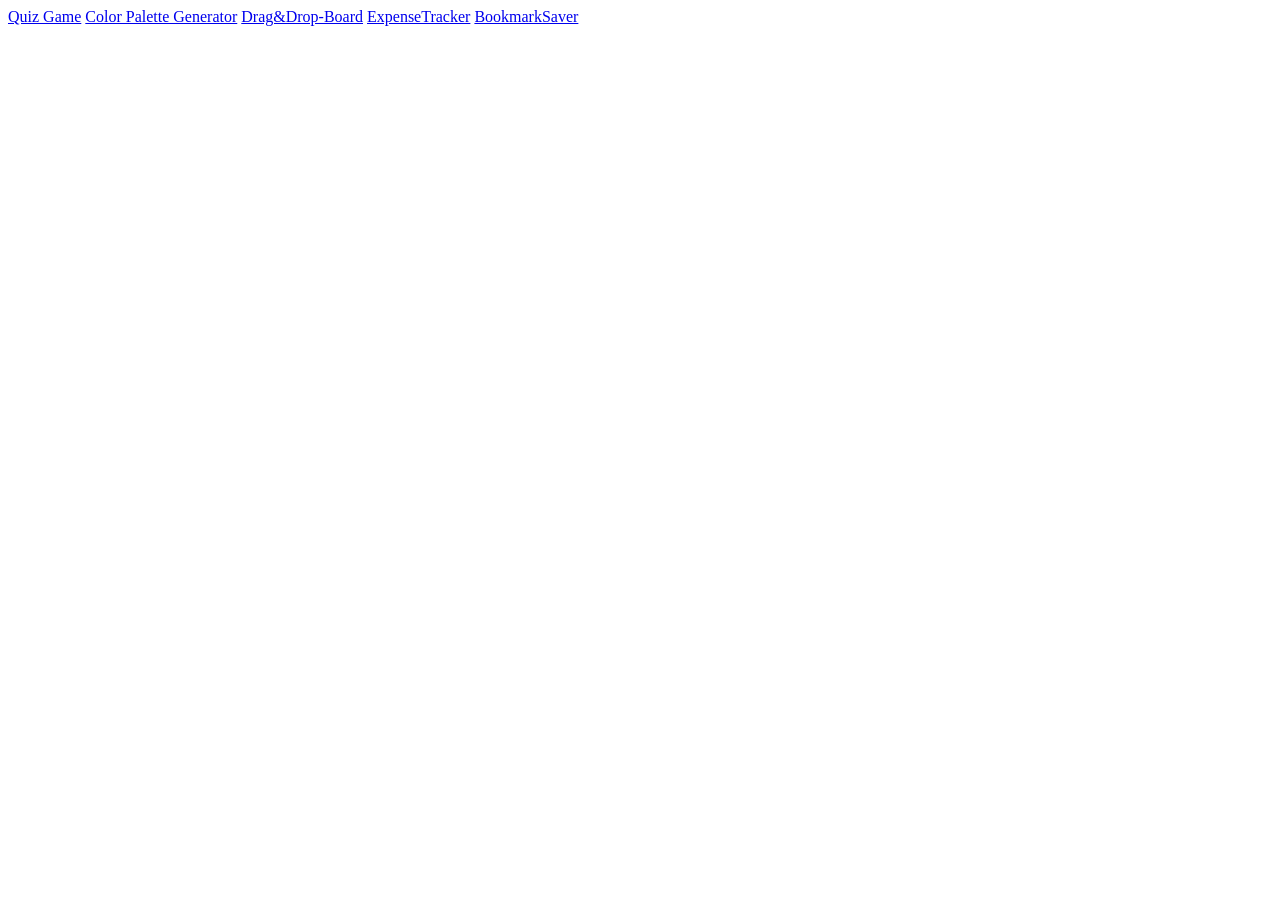
<file: index.html>
<!DOCTYPE html>
<html lang="en">
<head>
    <meta charset="UTF-8">
    <meta name="viewport" content="width=device-width, initial-scale=1.0">
    <title>Home Page</title>
</head>
<body>
    <a href="./Project1-QuizGame/index.html">Quiz Game</a>
    <a href="./Project2-ColorPaletteGenerator/">Color Palette Generator</a>
    <a href="./Project3-Drag&Drop-Board/">Drag&Drop-Board</a>
    <a href="./Project4-ExpenseTracker/">ExpenseTracker</a>
    <a href="./Project5-BookmarkSaver/">BookmarkSaver</a>
</body>
</html>
</file>
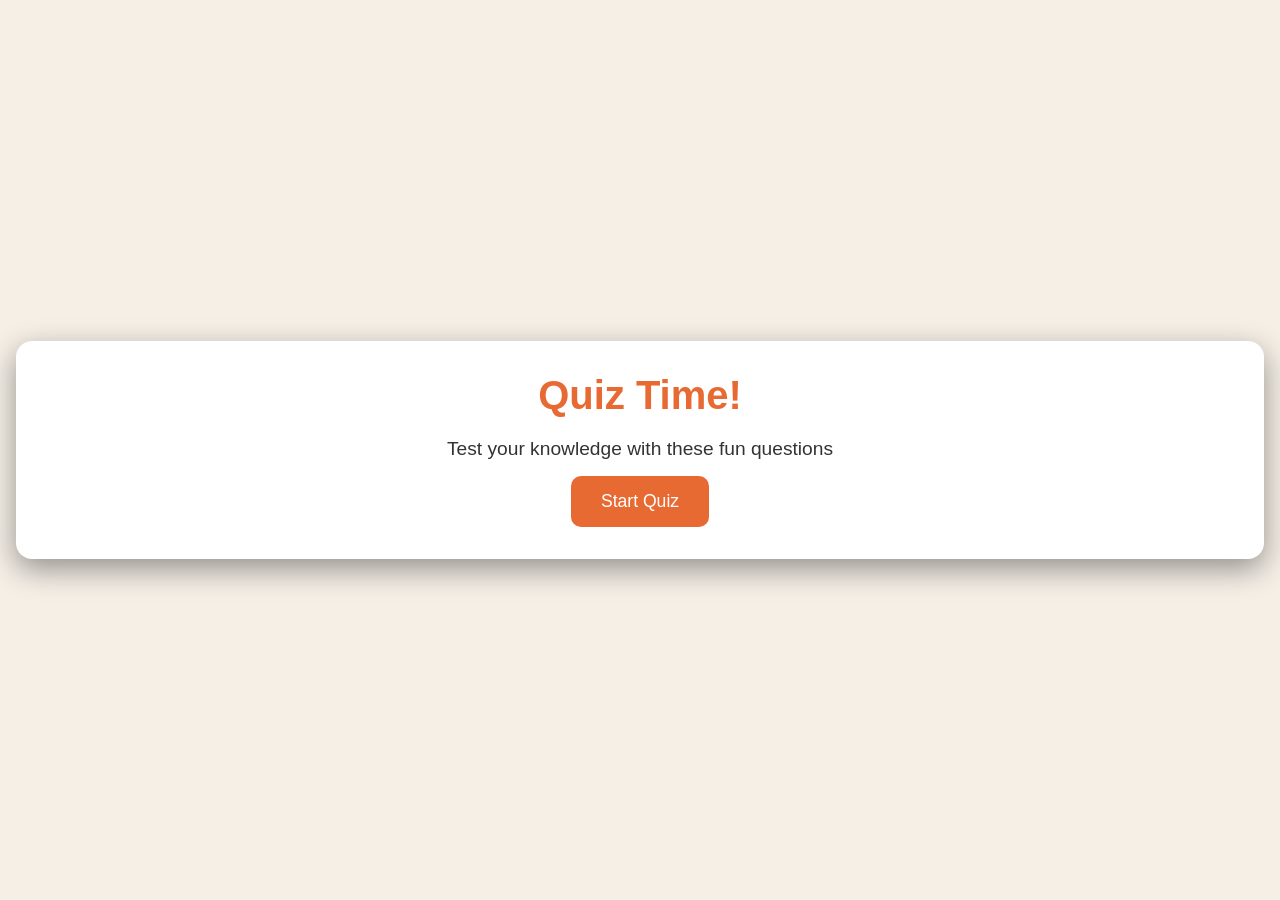
<file: Project1-QuizGame/index.html>
<!DOCTYPE html>
<html lang="en">
<head>
    <meta charset="UTF-8">
    <meta name="viewport" content="width=device-width, initial-scale=1.0">
    <link rel="stylesheet" href="style.css">
    <title>Quiz Game</title>
</head>
<body>
    <div class="container">
        <div class="screen active" id="start-screen">
            <h1>Quiz Time!</h1>
            <p>Test your knowledge with these fun questions</p>
            <button id="start-btn">Start Quiz</button>
        </div>

        <div class="screen" id="quiz-screen">
            <div class="quiz-header">
                <h2 id="question-text">Question will be in here</h2>
            </div>
            <div class="quiz-info">
                <p>Question <span id="current-question">1</span> of <span id="total-questions">5</span></p>
                <p>
                    Score: <span id="score">0</span>
                </p>
            </div>
            <div id="answer-container" class="answer-container">
            <!-- Answer buttons will be insterted here from our js code later at some point-->
            
            </div>
            <div class="progress-bar">
                <div id="progress" class="progress"></div>
            </div>
        </div>

       

       


        <div id="result-screen" class="screen">
            <h1>Quiz Results</h1>
            <div class="result-info">
                <p>You scored <span id="final-score">0</span> out of <span id="max-score">5</span></p>
                <div id="result-message">Good Job!</div>
            
            </div>
            <button id="restart-btn">Restart Quiz</button>

        </div>

    </div>
    <script src="app.js"></script>
</body>
</html>
</file>
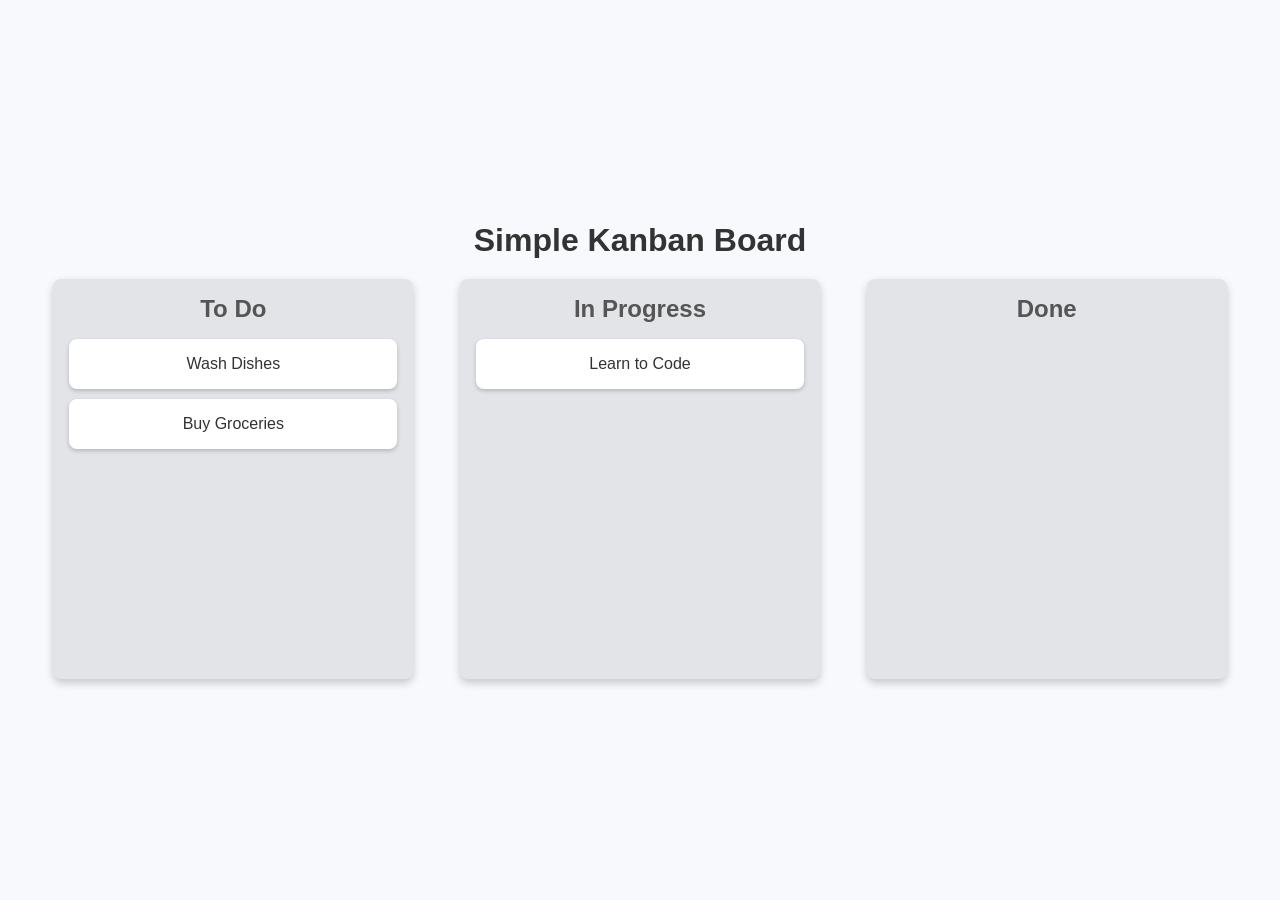
<file: Project3-Drag&Drop-Board/index.html>
<!DOCTYPE html>
<html lang="en">
<head>
    <meta charset="UTF-8">
    <meta name="viewport" content="width=device-width, initial-scale=1.0">
    <link rel="stylesheet" href="./style.css">

    <title>Kanboard</title>
</head>
<body>
    <div class="container">
        <h1>Simple Kanban Board</h1>
        <div class="board">
            <div class="list" id="list">
                <h2>To Do</h2>
                <div class="card" draggable="true" id="card1">
                    Wash Dishes
                </div>
                <div class="card" draggable="true" id="card2">
                    Buy Groceries
                </div>
            </div>

            <div class="list" id="list">
                <h2>In Progress</h2>
                <div class="card" draggable="true" id="card3">
                    Learn to Code
                </div>
              
            </div>


            <div class="list" id="list">
                <h2>Done</h2>
          
            </div>

            
        </div>
     
    </div>
    <script src="app.js"></script>
</body>
</html>
</file>
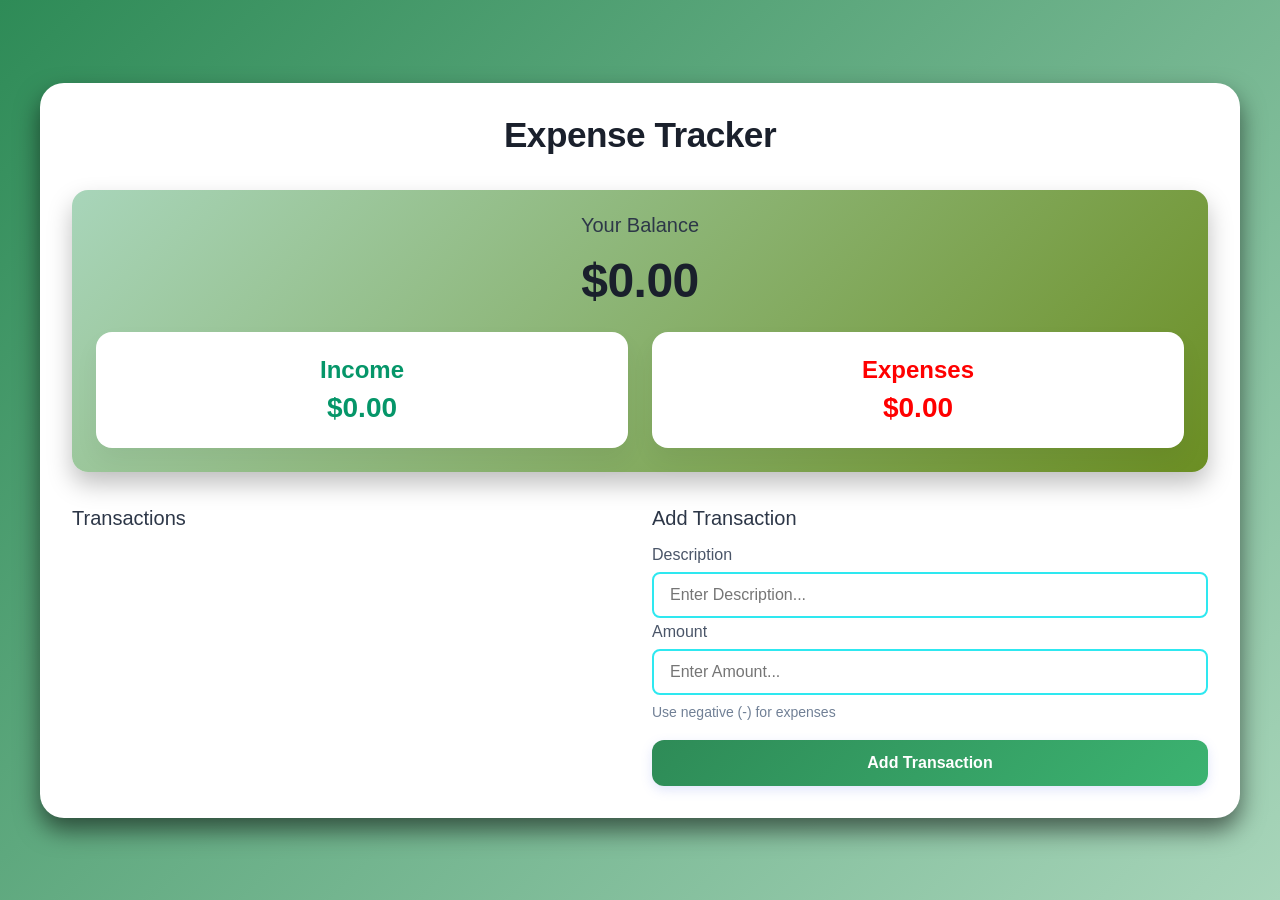
<file: Project4-ExpenseTracker/index.html>
<!DOCTYPE html>
<html lang="en">
<head>
    <meta charset="UTF-8">
    <meta name="viewport" content="width=device-width, initial-scale=1.0">
    <title>Expense Tracker</title>
    <link rel="stylesheet" href="./style.css">
</head>
<body>

<div class="container">
    <h1>Expense Tracker</h1>

    <div class="balance-container">
        <h2>Your Balance</h2>
        <h1 id="balance">0.00</h1>

        <div class="summary">
            <div class="income">
                <h3>Income</h3>
                <p id="income-amount">0.00</p>
            </div>
             <div class="expenses">
                <h3>Expenses</h3>
                <p id="expense-amount">0.00</p>
            </div>
        </div>
    </div>


    <div class="main-content">
        <div class="transactions-container">
            <h2>Transactions</h2>
            <ul id="transaction-list">
                <!-- Transaction will be in here-->
                 

            </ul>
        </div>
        <div class="form-container">
            <h2>Add Transaction</h2>
            <form id="transaction-form">
                <div class="form-group">
                    <label for="description">Description</label>
                    <input type="text" id="description" placeholder="Enter Description..." required>

                    <label for="amount">Amount</label>
                    <input type="float" id="amount" placeholder="Enter Amount..." required>
                    <small>Use negative (-) for expenses</small>
                </div>

                <button type="submit">Add Transaction</button>
                
            </form>
        </div>
    </div>
</div>


    <script src="./app.js"></script>
</body>
</html>
</file>
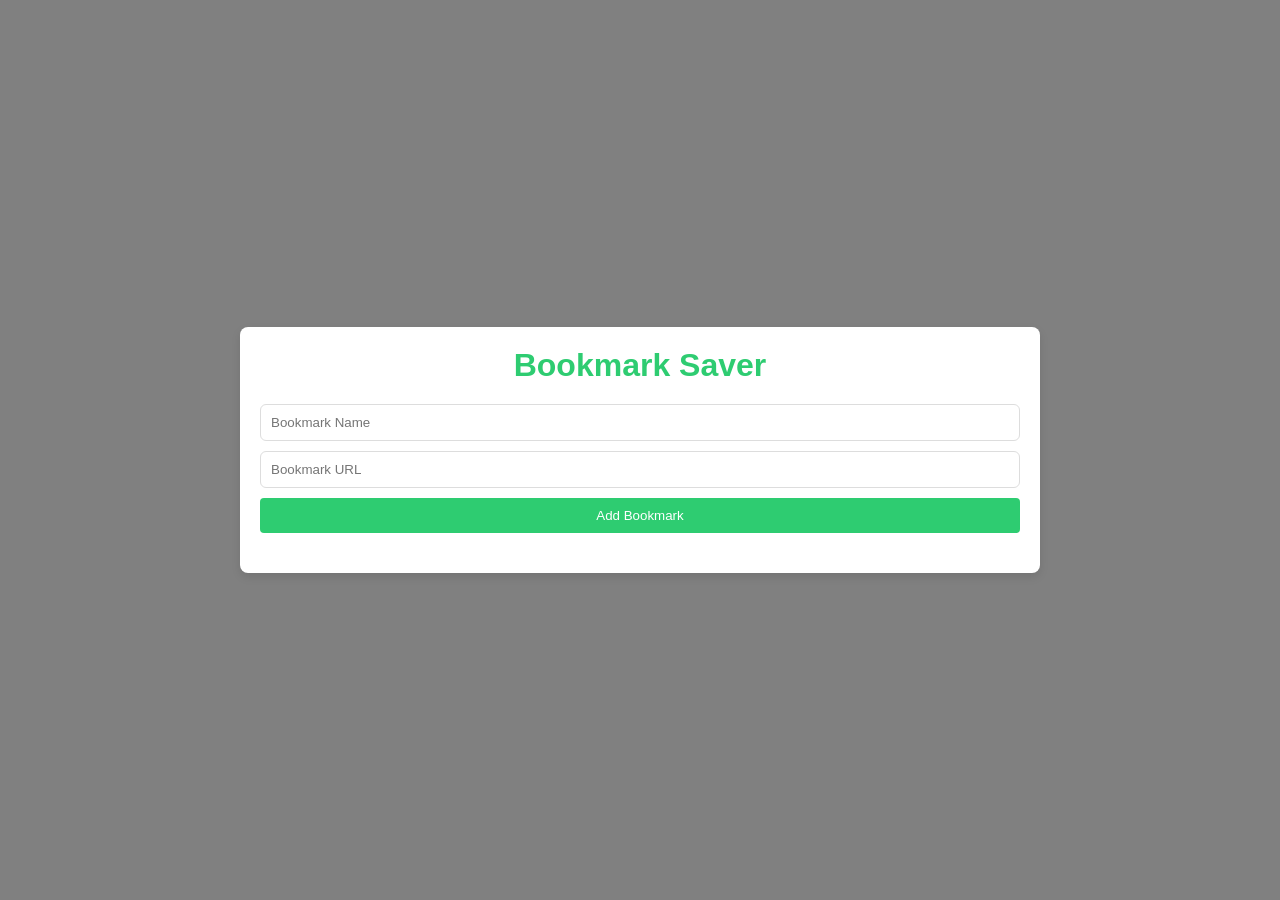
<file: Project5-BookmarkSaver/index.html>
<!DOCTYPE html>
<html lang="en">
<head>
    <meta charset="UTF-8">
    <meta name="viewport" content="width=device-width, initial-scale=1.0">
    <title>Bookmark Saver</title>
    <link rel="stylesheet" href="style.css">
</head>
<body>
    <div class="app-container">
        <h1>Bookmark Saver</h1>
        <div class="input-container">
            <input id="bookmark-name" placeholder="Bookmark Name" required>
            <input id="bookmark-url" placeholder="Bookmark URL" required>
            <button id="add-bookmark">Add Bookmark</button>
        </div>


        <ul id="bookmark-list">
             <!-- Bookmarks will be in here-->
        </ul>
    </div>
    
    <script src="app.js"></script>
</body>
</html>
</file>
<file: Project1-QuizGame/style.css>
/*Basic Reset */
*{
    margin: 0;
    padding: 0;
    box-sizing: border-box;
}

body{
    background-color: #f5efe6;
    display: flex;
    justify-content: center;
    align-items: center;
    min-height:100vh ;
    padding: 1rem;
    font-family: sans-serif;
}

.container{
    background-color: white;
    border-radius: 1rem;
    box-shadow: 0 10px 30px rgba(0,0,0,0.4);
    width: 100%;
    overflow: hidden;
    position: relative;

}

/*Screens*/
.screen{
    display: none;
    padding: 2rem;
    text-align: center;
}

.screen.active{
    display: block;
}

/*Start Screen*/
#start-screen h1{
    color: #e86a33;
    margin-bottom: 20px;
    font-size: 2.5rem;
}

#start-screen p{
    font-size: 1.2rem;
    color: #333;
    margin-bottom: 1rem;
}

#start-btn{
    background-color: #e86a33;
    color: white;
    border: none;
    border-radius: 10px;
    padding: 15px 30px;
    font-size: 1.1rem;
    cursor: pointer;
    transition: background-color 0.3s ease;
}

#start-btn:hover{
    background-color: #d45b28;
}


.quiz-header{
    margin-bottom: 2rem;
}

#question-text{
    color: #333;
    font-size: 1.5rem;
    margin-bottom: 1rem;
    line-height: 1.9;
}

.quiz-info{
    display: flex;
    justify-content: space-between;
    color: #666;
    margin-bottom: 10px;
}

.answer-container{
    display: flex;
    flex-direction: column;
    gap: 10px;
    margin-bottom: 25px;
}

.answer-btn{
    background-color: #f8f0e5;
    color: #333;
    border: 2px solid;
    border-radius: 10px;
    padding: 1rem;
    cursor: pointer;
    text-align: left;
    transition: all 0.3s ease;
}

.answer-btn:hover{
    background-color: #eadbc8;
    border-color: #dac0ae;
}

.answer-btn.correct{
    background-color: #e6fff0;
    border-color: #a3f0c4;
    color: #28a745;
}

.answer-btn.incorrect{
    background-color: #fff0f0;
    border-color: #ffbdbd;
    color: #dc3545;
}

.progress-bar{
    height: 10px;
    background-color: #f8f0e5;
    border-radius: 5px;
    overflow: hidden;
    margin-top: 20px;
}

.progress{
    height: 100%;
    background-color: #e86a33;
    width: 10%;
    transition: width 0.3s ease;
}

/*Result Screen*/

#result-screen h1{
    color:#e86a33;
    margin-bottom: 30px;
}

.result-info{
    background-color: #f8f0e5;
    border-radius:10px;
    padding: 20px;
    margin-bottom: 30px;
}

.result-info p{
    font-size: 1.2rem;
    color: #333;
    margin-bottom: 1rem;
}


#result-massage{
    font-size: 1.5rem;
    font-weight: 600;
    color: #e86a33;
}

#restart-btn{
    background-color: #e86a33;
    color: white;
    border: none;
    border-radius: 10px;
    padding: 15px 30px;
    font-size: 1.1rem;
    cursor: pointer;
    transition: background-color 0.3s ease;
    
}

#restart-btn:hover{
    background-color: #d45b28;
}


/* Responsive Design*/
@media(max-width:500px){
    /*When we hit 500px and below , implement the styles below*/

    .screen{
        padding: 1rem;
    }

    #start-screen h1{
        font-size: 2rem;
    }

    #question-text{
        font-size: 1.3rem;
    }

    .answer-btn{
        padding: 12px;
    }

    #restart-btn{
        padding: 12px 25px;
        font-size: 1rem;
    }
}
</file>
<file: Project3-Drag&Drop-Board/style.css>
*{
    margin: 0;
    padding: 0;
    box-sizing: border-box;
    font-family: sans-serif;
}

body{
    background-color: #f7f9fc;
    display: flex;
    justify-content: center;
    align-items: center;
    min-height: 100vh;

}

.container{
    text-align: center;
    width: 100%;
    padding: 1.2rem;
}

h1{
    color: #333;
    margin-bottom: 20px;
    font-size: 2rem;
}

.board{
    display: flex;
    justify-content: space-around;
    align-items: flex-start;
    max-width: 1200px;
    margin: 0 auto;
    gap: 20px;
}


.list{
    background-color: #e3e4e8;
    padding: 1rem;
    border-radius: 8px;
    width: 30%;
    min-height: 400px;
    box-shadow: 0 4px 8px rgba(0,0,0,0.2);
}

.list h2{

    color: #555;
    margin-bottom: 1rem;
    font-size: 1.5rem;
}

.card{
    background-color: white;
    color:#333;
    padding: 1rem;
    margin-bottom: 10px;
    border-radius: 8px;
    cursor: grab;
    box-shadow: 0 2px 4px rgba(0,0,0,0.2); 
    transition: transform 0.2s, box-shadow 0.2s;
}

.card:active{
    cursor: grabbing;
    transform: scale(1.05);
    box-shadow: 0 4px 8px rgba(0,0,0,0.2);
}

.list.over{
    background-color: #d1d3d8;
}


@media(max-width:768px){
    .board{
        flex-direction: column;
        align-items: center;
    }

    .list{
        width: 80%;
        margin-bottom: 2opx;
    }
}
</file>
<file: Project4-ExpenseTracker/style.css>
*{
    margin: 0;
    padding: 0;
    box-sizing: border-box;
}


body{
    background: linear-gradient(135deg,#2e8b57,#a8d5ba);
    min-height: 100vh;
    font-family: "Poppins" , sans-serif;
    display: flex;
    align-items: center;
    justify-content: center;
    padding: 20px;
    color: #2d3436;
}

.container{
    width: 100%;
    max-width: 1200px;
    background-color: #fff;
    padding: 2rem;
    border-radius: 24px;
    box-shadow: 0 12px 24px rgba(0,0,0,0.55);
}

h1{
    text-align: center;
    color: #1a202c;
    margin-bottom: 35px;
    font-size: 2.2rem;
    font-weight: 600;
    letter-spacing: -0.5px;

}

h2{
    color: #2d3748;
    margin-bottom: 1rem;
    font-size: 1.25rem;
    font-weight: 500;

}

.balance-container{
    text-align: center;
    margin-bottom: 35px;
    padding: 24px;
    background: linear-gradient(135deg,#a8d5ba,#6b8e23);
    box-shadow: 0 12px 24px rgba(0,0,0,0.25);
    border-radius: 1rem;
}

.balance-container h1{
    font-size: 3rem;
    margin: 15px 0;


}

.summary{
    display: grid;
    grid-template-columns: 1fr 1fr;
    gap: 24px;
    margin-top: 24px;
}


.main-content{
    display: grid;
    grid-template-columns: 1fr 1fr;
    gap: 24px;
}

.income , .expenses{
    background-color: white;
    padding: 24px;
    border-radius: 1rem;
    box-shadow: 0 12px 24px rgba(0,0,0,0.05);


}

.income:hover , .expenses:hover{
    transition: transform 0.2s ease;
   transform: translateY(-2px);

}

.income h3{
    color: #059669;
    font-size: 1.5rem;
    font-weight: 600;
}

.expenses h3{
    color: red;
    font-size: 1.5rem;
    font-weight: 600;
}

.income p,
.expenses p{
    margin-top: 8px;
    font-size: 1.75rem;
    font-weight: 600;
}

.income p{
    color:#059669 ;
}

.expenses p{
    color: red;
}

.transaction-container{
    height: 100%;
    display: flex;
    flex-direction: column;
}

#transaction-list{
    list-style: none;
    max-height: 500px;
    overflow-y: auto;
    padding-right: 8px;
    flex-grow: 1;
}

#transaction-list li{
   padding-left: 10px;
   padding-top: 15px;
   margin-top: 5px;
   min-height: 50px;
  
} 

#transaction-list::-webkit-scrollbar{
    width: 8px;
}

#transaction-list::-webkit-scrollbar-track{
    background-color: #f1f1f1;
    border-radius: 4px;
}


#transaction-list::-webkit-scrollbar-thumb{
    background-color: #cbd5e0;
    border-radius: 4px;
}

#transaction-list::-webkit-scrollbar-thumbÇhover{
    background-color: #a0aec0;
 
}

.transaction{
    display: flex;
    justify-content: space-between;
    align-items: center;
    padding: 1rem 1.2rem;
    margin-bottom: 12px;
    border-radius: 12px;
    background-color: white;
    box-shadow: 0 12px 24px rgba(0,0,0,0.05);;
    transition: all 0.2s ease;
    border-right: 5px solid ;
    animation: slideIn 0.3s ease;
}

@keyframes slideIn{
    from{
        opacity: 0;
        transform: translateX(-20px);

    }
    to{
        opacity: 1;
        transform: translateX(0px);

    }
}


.transaction:hover{
    transform: translateX(4px);
    box-shadow: 0 4px 12px rgba(0,0,0,0.1);
}

.transaction.income{
    border-right-color: #059669;
}

.transaction.expense{
    border-right-color: #dc2626;
}

.transaction .delete-btn{
    background: none;
    border: none;
    color:#dc2626;
    cursor: pointer;
    font-size: 1.4rem;
    opacity: 0;
    transition: all 0.2s ease;
    padding: 4px 8px;
    border-radius: 4px;
    margin-left: 12px;
}

.transaction:hover .delete-btn{
    opacity: 1;
}

.transaction .delete-btn:hover{
    background-color: #fee2e2;
    transform: scale(1.1);
}

.form-container form{
    height: 100%;
    display: flex;
    flex-direction: column;
}

.form-group{
    margin-bottom: 20px;

}

label{
    display: block;
    margin-bottom: 8px;
    color: #4a5568;
    font-weight: 500;
}

input{
    width: 100%;
    padding: 12px 16px;
    border: 2px solid #2ee8f0;
    border-radius: 8px;
    font-size: 1rem;
    transition: all 0.2s ease;
    background-color: white;
    margin-bottom: 5px;
}

input:focus{
    outline: none;
    border-color: #667eea;
    box-shadow: 0 0 0 3px rgba(102,126,234,0.1);
}

input:hover{
    border-color: #cbd5e0;
}

small{
    color: #718096;
    font-size: 0.875rem;
    margin-top: 4px;
    display: block;
    
}


button[type="submit"]{
    width: 100%;
    padding: 14px;
    color: white;
    border: none;
    border-radius: 12px;
    cursor: pointer;
    background: linear-gradient(135deg, #2e8b57 0%,#3cb371 100%);
    font-size: 1rem;
    font-weight: 600;
    transition: all 0.2s ease;
    box-shadow: 0 4px 12px rgba(102, 126, 234, 0.2);
    
}


button[type="submit"]:hover{
    transform: translateY(-2px);
    box-shadow: 0 6px 16px rgba(102,126,234,0.3);
  
}

button[type="submit"]:active{
    transform: translateY(0);
   
  
}


@media (max-width:900px){
    .main-content{
        grid-template-columns: 1fr;
    }

    #transaction-list{
        max-height: 300px;
    }
}

@media (max-width:480px){
   .container{
    padding: 24px;
   }

   .summary{
    grid-template-columns: 1fr;
    gap: 16px;
   }

   .balance-container h1{
    font-size: 2.5rem;
   }

   .income p,
   .expenses p{
    font-size: 1.5rem;
   }

   .transaction{
    padding: 14px 16px;
   }

   h1{
    font-size: 1.8rem;
   }
}
</file>
<file: Project5-BookmarkSaver/style.css>
*{
    margin: 0;
    padding: 0;
    box-sizing: border-box;
}

body{
    font-family: sans-serif;
    background-color: grey;
    color: #333;
    display: flex;
    justify-content: center;
    align-items: center;
    height: 100vh;
}


.app-container{
    background-color: #fff;
    padding: 20px;
    border-radius: 8px;
    box-shadow: 0 4px 10px rgb(0,0,0,0.1);
    max-width: 800px;
    max-height: 800px;
    width: 100%;
    text-align: center;

}

h1{
    color: #2ecc71;
    margin-bottom: 20px;

}

.input-container{
    display: flex;
    flex-direction: column;
    gap: 10px;
    margin-bottom: 20px;

}


input{
    padding: 10px;
    border-radius: 6px;
    border: 1px solid #ddd;
}

button{
    padding: 10px;
    background-color:#2ecc71 ;
    color: white;
    border: none;
    border-radius: 4px;
    cursor: pointer;
    transition: background-color 0.3s ease;

}

button:hover{
    background-color: #27ae60;
    transition: transform 0.3s ease;
    transform: translateY(2px);
}


#bookmark-list{
    list-style: none;
    padding: 0;
}

#bookmark-list li{
    background-color: #f9f9f9;
    padding: 10px;
    border: 1px solid #ddd;
    border-radius: 4px;
    margin-bottom: 10px;
    display: flex;
    justify-content: space-between;
    align-items: center;
}

#bookmark-list a{
    color: #2ecc71;
    text-decoration: none;
}

#bookmark-list button{
    background-color: #e74c3c;
    color: white;
    border: none;
    border-radius: 4px;
    padding: 5px 10px;
    cursor: pointer;
    transition: background-color 0.3s ease;
    transition: transform 0.3s ease;
}


#bookmark-list button:hover{
   
    background-color: #c0392b;
    transform: translateY(-4px);
}
</file>
